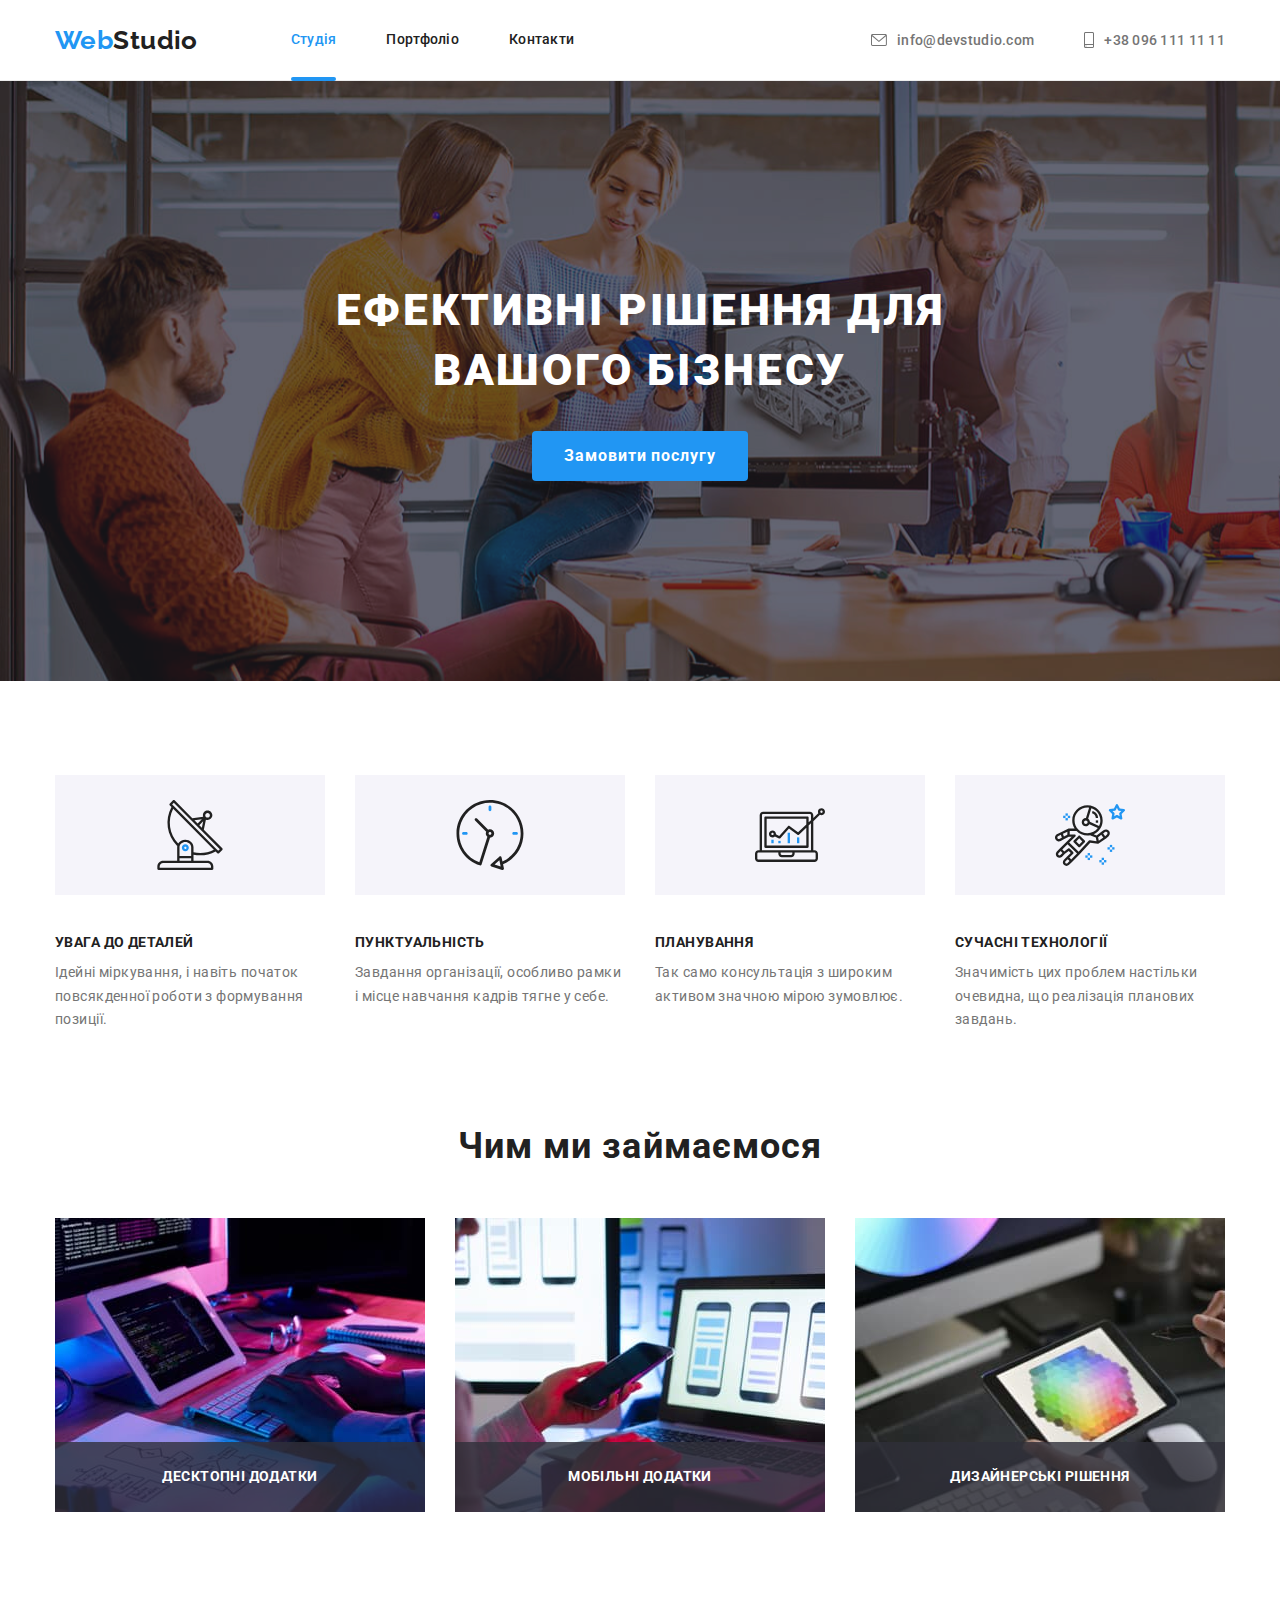
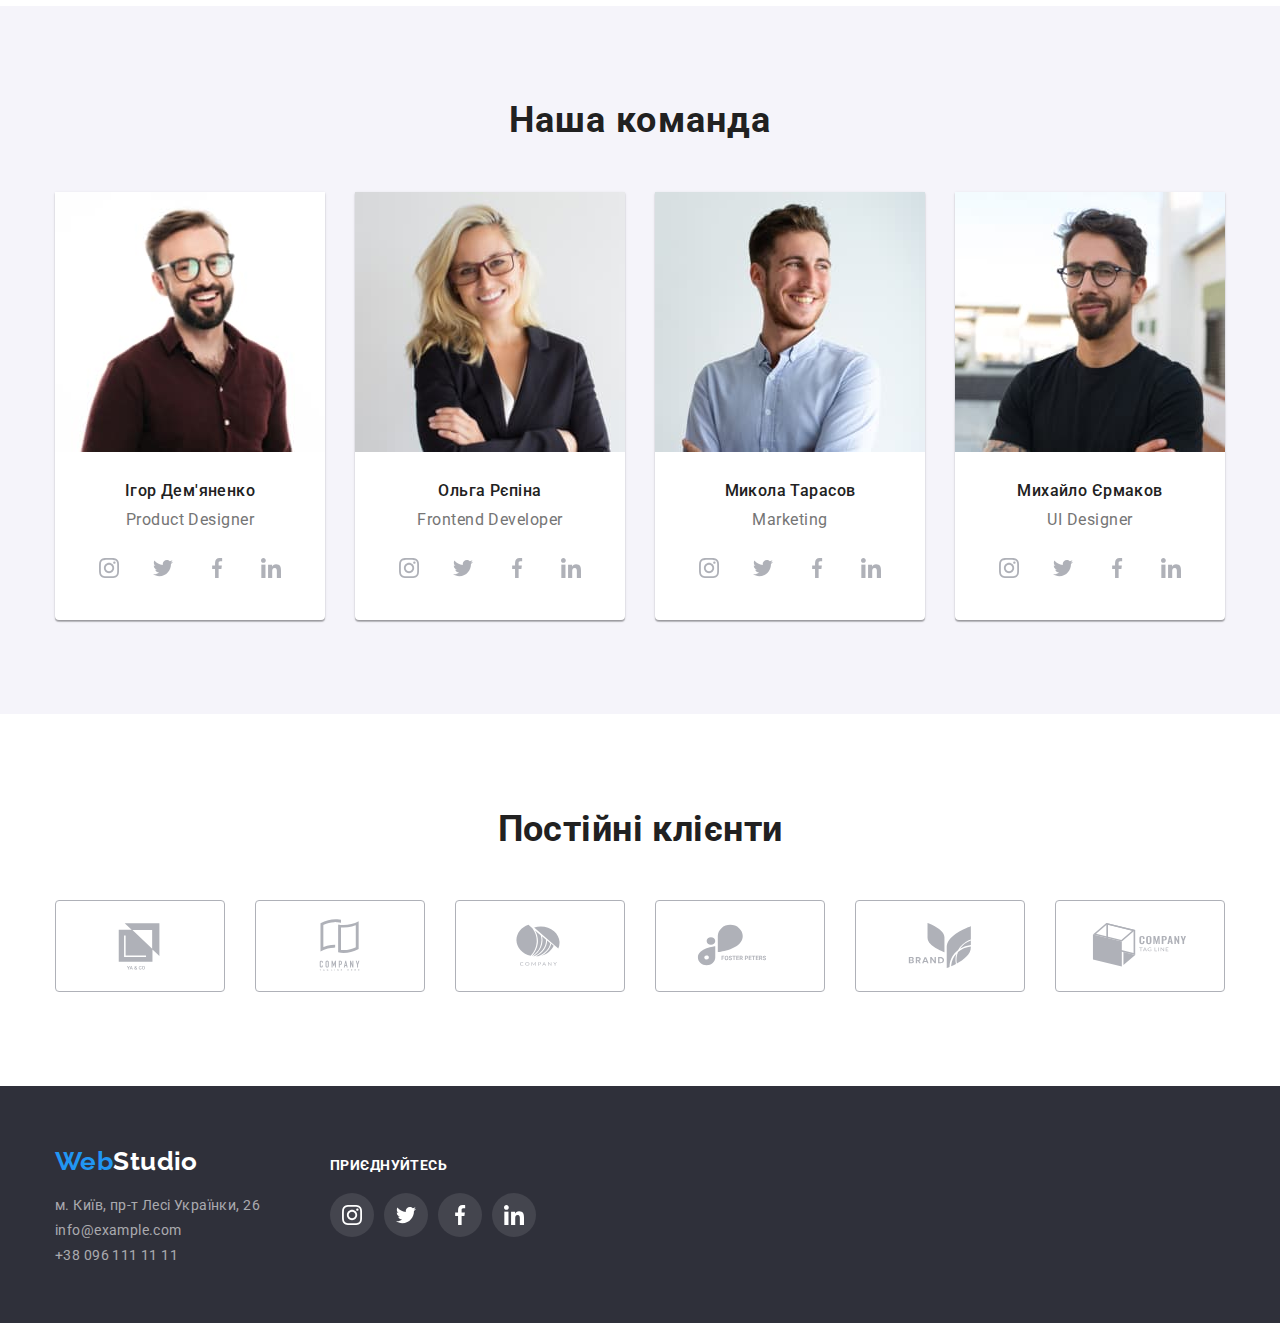
<file: index.html>
<!DOCTYPE html>
<html lang="uk">

<head>
    <meta charset="UTF-8">
    <meta http-equiv="X-UA-Compatible" content="IE=edge">
    <meta name="viewport" content="width=device-width, initial-scale=1.0">
    <link rel="preconnect" href="https://fonts.googleapis.com">
    <link rel="preconnect" href="https://fonts.gstatic.com" crossorigin>
    <link
        href="https://fonts.googleapis.com/css2?family=Raleway:wght@700&family=Roboto:wght@400;500;700;900&display=swap"
        rel="stylesheet">
    <title>Студія</title>
    <link rel="stylesheet"
        href="https://cdnjs.cloudflare.com/ajax/libs/modern-normalize/1.1.0/modern-normalize.min.css">
    <link rel="stylesheet" href="./css/style.css">
</head>

<body>
    <header class="header-fonts">
        <div class="container head">
            <nav class="header-nav">
                <a class="logo-web" href="./index.html">Web<span class="studio">Studio</span></a>
                <ul class="site-info">
                    <li class="header-site-info"><a class="link current" href="./index.html">Студія</a></li>
                    <li class="header-site-info"><a class="link" href="./portfolio.html">Портфоліо</a></li>
                    <li class="header-site-info"><a class="link" href="Контакти">Контакти</a></li>
                </ul>
                <ul class="contacts">
                    <li class="header-site-info">
                        <a class="link" href="mailto:info@devstudio.com">
                            <svg class="contacts-icon" width="16" height="12">
                                <use href="./images/sprite-contacts.svg#icon-envelope"></use>
                            </svg>info@devstudio.com</a>
                    </li>
                    <li class="header-site-info">
                        <a class="link" href="tel:+380961111111">
                            <svg class="contacts-icon" width="10" height="16">
                                <use href="./images/sprite-contacts.svg#icon-phone"></use>
                            </svg>+38 096 111 11 11</a>
                    </li>
                </ul>
            </nav>
        </div>
    </header>
    <main>
        <!--hero section-->
        <section class="hero">
            <div class="container">
                <h1 class="hero-title">Ефективні рішення для вашого бізнесу</h1>
                <button class="btn1" type="button" data-modal-open>Замовити послугу</button>
            </div>
        </section>
        <!--quality section-->
        <section class="section">
            <h2 class="visually-hidden">Якості</h2>
            <div class="container">
                <ul class="list-title">
                    <li class="visual-list antenna">
                        <h3>УВАГА ДО ДЕТАЛЕЙ</h3>
                        <p>Ідейні міркування, і навіть початок повсякденної роботи з формування позиції.</p>
                    </li>
                    <li class="visual-list clock">
                        <h3>ПУНКТУАЛЬНІСТЬ</h3>
                        <p>Завдання організації, особливо рамки і місце навчання кадрів тягне у себе.</p>
                    </li>
                    <li class="visual-list diagram">
                        <h3>ПЛАНУВАННЯ</h3>
                        <p>Так само консультація з широким активом значною мірою зумовлює.</p>
                    </li>
                    <li class="visual-list astronaut">
                        <h3>СУЧАСНІ ТЕХНОЛОГІЇ</h3>
                        <p>Значимість цих проблем настільки очевидна, що реалізація планових завдань.</p>
                    </li>
                </ul>
            </div>
        </section>
        <!-- section service -->
        <section class="section servise">
            <div class="container">
                <h2 class="title">Чим ми займаємося</h2>
                <ul class="work-place-img">
                    <li class="place">
                        <img src="./img/img-1.jpg" alt="Працює програміст" height="294" width="370">
                        <div class="place-work">
                            <p>ДЕСКТОПНІ ДОДАТКИ</p>
                        </div>
                    </li>
                    <li class="place">
                        <img src="./img/img-2.jpg" alt="Розробка дизайну" height="294" width="370">
                        <div class="place-work">
                            <p>МОБІЛЬНІ ДОДАТКИ</p>
                        </div>
                    </li>
                    <li class="place">
                        <img src="./img/img-3.jpg" alt="Оформлення проекту" height="294" width="370">
                        <div class="place-work">
                            <p>ДИЗАЙНЕРСЬКІ РІШЕННЯ</p>
                        </div>
                    </li>
                </ul>
            </div>
        </section>
        <!--section team-->
        <section class="section section-team">
            <div class="container">
                <h2 class="title-img">Наша команда</h2>
                <ul class="list-team">
                    <li class="team">
                        <img src="./img/img-4.jpg" alt="Ігор Дем'яненко" height="260" width="270">
                        <h3>Ігор Дем'яненко</h3>
                        <p>Product Designer</p>
                        <div>
                            <ul class="social">
                                <li class="social-link"><a class="social-icon" href="https://www.instagram.com/">
                                        <svg class="link-icon" height="20" wight="20">
                                            <use href="./images/sprite-social.svg#icon-instagram"></use>
                                        </svg></a></li>
                                <li class="social-link"><a class="social-icon" href="https://twitter.com/">
                                        <svg class="link-icon" height="20" wight="20">
                                            <use href="./images/sprite-social.svg#icon-twitter"></use>
                                        </svg></a></li>
                                <li class="social-link"><a class="social-icon" href="https://m.facebook.com/">
                                        <svg class="link-icon" height="20" wight="20">
                                            <use href="./images/sprite-social.svg#icon-facebook"></use>
                                        </svg></a></li>
                                <li class="social-link"><a class="social-icon" href="https://www.linkedin.com/">
                                        <svg class="link-icon" height="20" wight="20">
                                            <use href="./images/sprite-social.svg#icon-linkedin"></use>
                                        </svg></a></li>
                            </ul>
                        </div>
                    </li>
                    <li class="team">
                        <img src="./img/img-5.jpg" alt="Ольга Рєпіна" height="260" width="270">
                        <h3>Ольга Рєпіна</h3>
                        <p>Frontend Developer</p>
                        <div>
                            <ul class="social">
                                <li class="social-link"><a class="social-icon" href="https://www.instagram.com/">
                                        <svg class="link-icon" height="20" wight="20">
                                            <use href="./images/sprite-social.svg#icon-instagram"></use>
                                        </svg></a></li>
                                <li class="social-link"><a class="social-icon" href="https://twitter.com/">
                                        <svg class="link-icon" height="20" wight="20">
                                            <use href="./images/sprite-social.svg#icon-twitter"></use>
                                        </svg></a></li>
                                <li class="social-link"><a class="social-icon" href="https://m.facebook.com/">
                                        <svg class="link-icon" height="20" wight="20">
                                            <use href="./images/sprite-social.svg#icon-facebook"></use>
                                        </svg></a></li>
                                <li class="social-link"><a class="social-icon" href="https://www.linkedin.com/">
                                        <svg class="link-icon" height="20" wight="20">
                                            <use href="./images/sprite-social.svg#icon-linkedin"></use>
                                        </svg></a></li>
                            </ul>
                        </div>
                    </li>
                    <li class="team">
                        <img src="./img/img-6.jpg" alt="Микола Тарасов" height="260" width="270">
                        <h3>Микола Тарасов</h3>
                        <p>Marketing</p>
                        <div>
                            <ul class="social">
                                <li class="social-link"><a class="social-icon" href="https://www.instagram.com/">
                                        <svg class="link-icon" height="20" wight="20">
                                            <use href="./images/sprite-social.svg#icon-instagram"></use>
                                        </svg></a></li>
                                <li class="social-link"><a class="social-icon" href="https://twitter.com/">
                                        <svg class="link-icon" height="20" wight="20">
                                            <use href="./images/sprite-social.svg#icon-twitter"></use>
                                        </svg></a></li>
                                <li class="social-link"><a class="social-icon" href="https://m.facebook.com/">
                                        <svg class="link-icon" height="20" wight="20">
                                            <use href="./images/sprite-social.svg#icon-facebook"></use>
                                        </svg></a></li>
                                <li class="social-link"><a class="social-icon" href="https://www.linkedin.com/">
                                        <svg class="link-icon" height="20" wight="20">
                                            <use href="./images/sprite-social.svg#icon-linkedin"></use>
                                        </svg></a></li>
                            </ul>
                        </div>
                    </li>
                    <li class="team">
                        <img src="./img/img-7.jpg" alt="Михайло Єрмаков" height="260" width="270">
                        <h3>Михайло Єрмаков</h3>
                        <p>UI Designer</p>
                        <div>
                            <ul class="social">
                                <li class="social-link"><a class="social-icon" href="https://www.instagram.com/">
                                        <svg class="link-icon" height="20" wight="20">
                                            <use href="./images/sprite-social.svg#icon-instagram"></use>
                                        </svg></a></li>
                                <li class="social-link"><a class="social-icon" href="https://twitter.com/">
                                        <svg class="link-icon" height="20" wight="20">
                                            <use href="./images/sprite-social.svg#icon-twitter"></use>
                                        </svg></a></li>
                                <li class="social-link"><a class="social-icon" href="https://m.facebook.com/">
                                        <svg class="link-icon" height="20" wight="20">
                                            <use href="./images/sprite-social.svg#icon-facebook"></use>
                                        </svg></a></li>
                                <li class="social-link"><a class="social-icon" href="https://www.linkedin.com/">
                                        <svg class="link-icon" height="20" wight="20">
                                            <use href="./images/sprite-social.svg#icon-linkedin"></use>
                                        </svg></a></li>
                            </ul>
                        </div>
                    </li>
                </ul>
            </div>
        </section>
        <section class="section regular">
            <div class="container">
                <h2>Постійні клієнти</h2>
                <ul class="regular-link">
                    <li class="box"><a class="box-hover" href="#">
                            <svg class="link-box" height="60" wight="106">
                                <use href="./images/sprite-logo.svg#icon-logo1"></use>
                            </svg></a></li>
                    <li class="box"><a class="box-hover" href="#">
                            <svg class="link-box" height="60" wight="106">
                                <use href="./images/sprite-logo.svg#icon-logo2"></use>
                            </svg></a></li>
                    <li class="box"><a class="box-hover" href="#">
                            <svg class="link-box" height="60" wight="106">
                                <use href="./images/sprite-logo.svg#icon-logo3"></use>
                            </svg></a></li>
                    <li class="box"><a class="box-hover" href="#">
                            <svg class="link-box" height="60" wight="106">
                                <use href="./images/sprite-logo.svg#icon-logo4"></use>
                            </svg></a></li>
                    <li class="box"><a class="box-hover" href="#">
                            <svg class="link-box" height="60" wight="106">
                                <use href="./images/sprite-logo.svg#icon-logo5"></use>
                            </svg></a></li>
                    <li class="box"><a class="box-hover" href="#">
                            <svg class="link-box" height="60" wight="106">
                                <use href="./images/sprite-logo.svg#icon-logo6"></use>
                            </svg></a></li>
                </ul>
            </div>
        </section>
    </main>
    <!--Footer section-->
    <footer class="footer-info">
        <div class="container footer-cont">
            <div>
                <a class="logo-web-footer" href="./index.html">Web<span class="studio2">Studio</span></a>
                <address class="link-footer">
                    <ul class="color-info">
                        <li class="info-visible"><a href="https://goo.gl/maps/TJPPdLGGKsBPAUss6">м. Київ, пр-т Лесі
                                Українки, 26</a></li>
                        <li class="info-visible"><a href="mailto:info@example.com">info@example.com</a></li>
                        <li class="info-visible"><a href="tel:+380961111111">+38 096 111 11 11</a></li>
                    </ul>
                </address>
            </div>
            <div class="footer-link">
                <p>ПРИЄДНУЙТЕСЬ</p>
                <ul class="list-footer">
                    <li class="page-icon">
                        <a class="page-hover" href="https://www.instagram.com/">
                            <svg class="social-icon" height="20" wight="20">
                                <use href="./images/sprite-social.svg#icon-instagram"></use>
                            </svg></a>
                    </li>
                    <li class="page-icon">
                        <a class="page-hover" href="https://twitter.com/">
                            <svg class="social-icon" height="20" wight="20">
                                <use href="./images/sprite-social.svg#icon-twitter"></use>
                            </svg></a>
                    </li>
                    <li class="page-icon">
                        <a class="page-hover" href="https://m.facebook.com/">
                            <svg class="social-icon" height="20" wight="20">
                                <use href="./images/sprite-social.svg#icon-facebook"></use>
                            </svg></a>
                    </li>
                    <li class="page-icon">
                        <a class="page-hover" href="https://www.linkedin.com/">
                            <svg class="social-icon" height="20" wight="20">
                                <use href="./images/sprite-social.svg#icon-linkedin"></use>
                            </svg></a>
                    </li>
                </ul>
            </div>
        </div>
    </footer>
    <div class="backdrop is-hidden" data-modal>
        <div class="modal">
            <button type="button" class="close-button" data-modal-close>
                <svg class="close-icon" height="30" wight="30">
                    <use href="./images/sprite-close.svg#icon-close"></use>
                </svg>
            </button>
        </div>
    </div>
    <script src="./js/modal.js"></script>
</body>

</html>
</file>
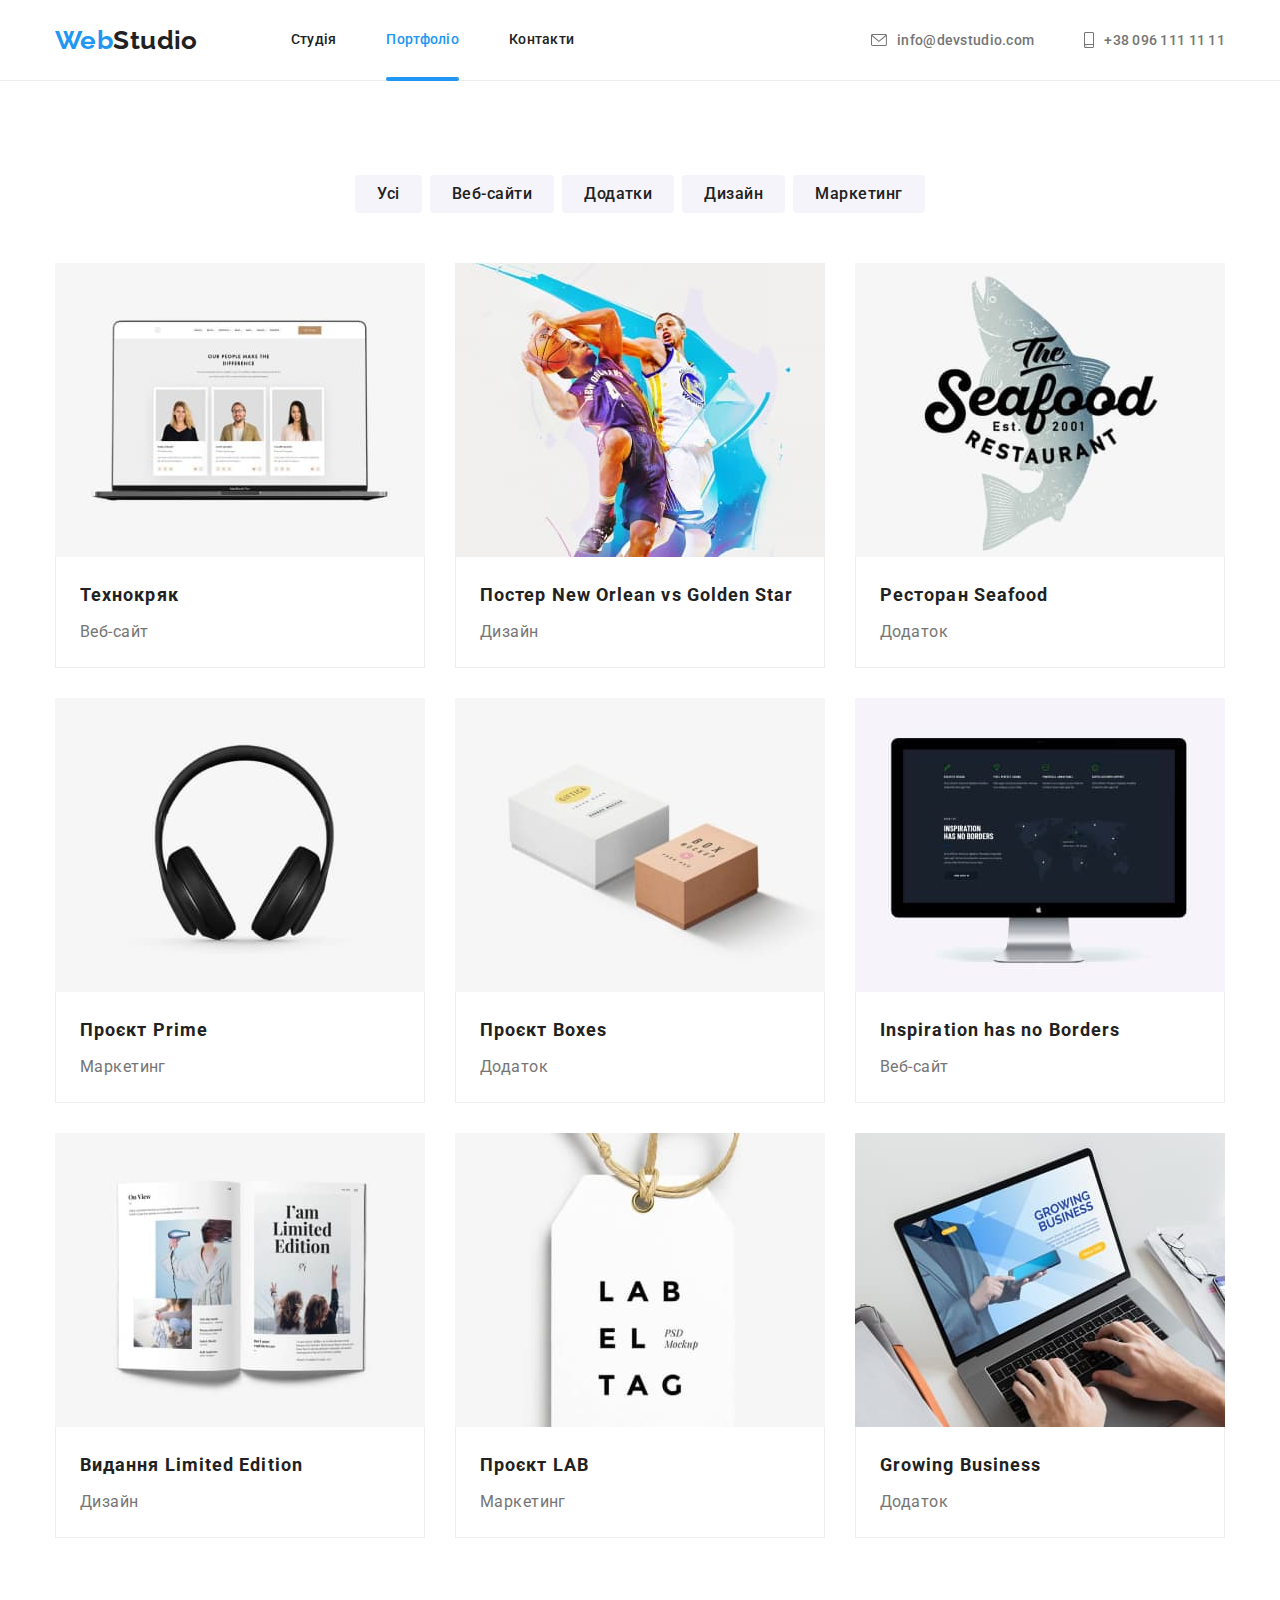
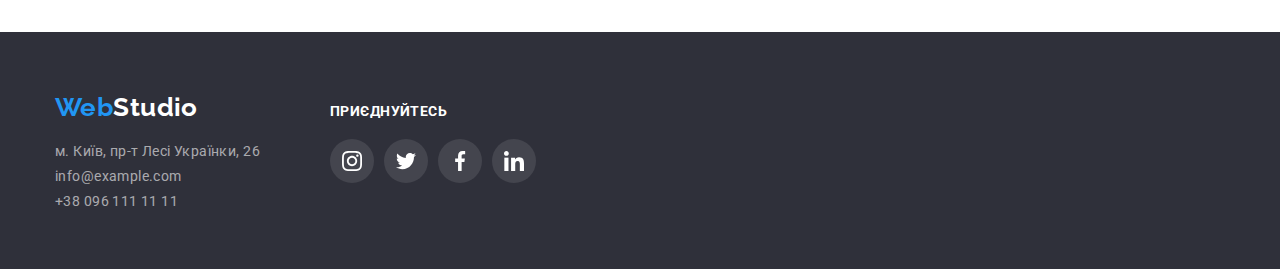
<file: portfolio.html>
<!DOCTYPE html>
<html lang="uk">

<head>
    <meta charset="UTF-8">
    <meta http-equiv="X-UA-Compatible" content="IE=edge">
    <meta name="viewport" content="width=device-width, initial-scale=1.0">
    <link rel="preconnect" href="https://fonts.googleapis.com">
    <link rel="preconnect" href="https://fonts.gstatic.com" crossorigin>
    <link rel="stylesheet"
        href="https://fonts.googleapis.com/css2?family=Raleway:wght@700&family=Roboto:wght@400;500;700;900&display=swap">
    <title>Портфоліо</title>
    <link rel="stylesheet"
        href="https://cdnjs.cloudflare.com/ajax/libs/modern-normalize/1.1.0/modern-normalize.min.css">
    <link rel="stylesheet" href="./css/style.css">
</head>

<body>
    <!-- Header section -->
    <header class="header-fonts">
        <div class="container head">
            <nav class="header-nav">
                <a class="logo-web" href="./index.html">Web<span class="studio">Studio</span></a>
                <ul class="site-info">
                    <li class="header-site-info"><a class="link" href="./index.html">Студія</a></li>
                    <li class="header-site-info"><a class="link current" href="./portfolio.html">Портфоліо</a></li>
                    <li class="header-site-info"><a class="link" href="Контакти">Контакти</a></li>
                </ul>
                <ul class="contacts">
                    <li class="header-site-info">
                        <a class="link" href="mailto:info@devstudio.com">
                            <svg class="contacts-icon" width="16" height="12">
                                <use href="./images/sprite-contacts.svg#icon-envelope"></use>
                            </svg>info@devstudio.com</a>
                    </li>
                    <li class="header-site-info">
                        <a class="link" href="tel:+380961111111">
                            <svg class="contacts-icon" width="10" height="16">
                                <use href="./images/sprite-contacts.svg#icon-phone"></use>
                            </svg>+38 096 111 11 11</a>
                    </li>
                </ul>
            </nav>
        </div>
    </header>
    <!-- Slide section -->
    <main>
        <section class="section">
            <div class="container">
                <h1 class="visually-hidden">Portfolio</h1>
                <ul class="work-place">
                    <li class="place"><button class="btn" type="button">Усі</button></li>
                    <li class="place"><button class="btn" type="button">Веб-сайти</button></li>
                    <li class="place"><button class="btn" type="button">Додатки</button></li>
                    <li class="place"><button class="btn" type="button">Дизайн</button></li>
                    <li class="place"><button class="btn" type="button">Маркетинг</button></li>
                </ul>
                <ul class="list-skill">
                    <li class="skill">
                        <a class="shadow-link" href="#">
                            <div class="thumb-link">
                                <img src="./images/img.jpeg" alt="Команда Вебстудії" width="370" height="294">
                                <p class="shadow">Ресурс пропонує комплексні пропозиції з різним рівнем функціоналу та
                                    сервісів. Все це дозволить відвідувачу отримати вичерпні відомості про компанію чи
                                    приватну особу.</p>
                            </div>
                            <div class="maket">
                                <h2>Технокряк</h2>
                                <p>Веб-сайт</p>
                            </div>
                        </a>
                    </li>
                    <li class="skill">
                        <a class="shadow-link" href="#">
                            <div class="thumb-link">
                                <img src="./images/img-1.jpeg" alt="Грають в баскетбол" width="370" height="294">
                                <p class="shadow">Ресурс пропонує комплексні пропозиції з різним рівнем функціоналу та
                                    сервісів. Все це дозволить відвідувачу отримати вичерпні відомості про компанію чи
                                    приватну особу.</p>
                            </div>
                            <div class="maket">
                                <h2>Постер New Orlean vs Golden Star</h2>
                                <p>Дизайн</p>
                            </div>
                        </a>
                    </li>
                    <li class="skill">
                        <a class="shadow-link" href="#">
                            <div class="thumb-link">
                                <img src="./images/img-2.jpeg" alt="Логотип ресторану" width="370" height="294">
                                <p class="shadow">Ресурс пропонує комплексні пропозиції з різним рівнем функціоналу та
                                    сервісів. Все це дозволить відвідувачу отримати вичерпні відомості про компанію чи
                                    приватну особу.</p>
                            </div>
                            <div class="maket">
                                <h2>Ресторан Seafood</h2>
                                <p>Додаток</p>
                            </div>
                        </a>
                    </li>
                    <li class="skill">
                        <a class="shadow-link" href="#">
                            <div class="thumb-link">
                                <img src="./images/img-3.jpeg" alt="Навушники" width="370" height="294">
                                <p class="shadow">Ресурс пропонує комплексні пропозиції з різним рівнем функціоналу та
                                    сервісів. Все це дозволить відвідувачу отримати вичерпні відомості про компанію чи
                                    приватну особу.</p>
                            </div>
                            <div class="maket">
                                <h2>Проєкт Prime</h2>
                                <p>Маркетинг</p>
                            </div>
                        </a>
                    </li>
                    <li class="skill">
                        <a class="shadow-link" href="#">
                            <div class="thumb-link">
                                <img src="./images/img-4.jpeg" alt="Подарункові бокси" width="370" height="294">
                                <p class="shadow">Ресурс пропонує комплексні пропозиції з різним рівнем функціоналу та
                                    сервісів. Все це дозволить відвідувачу отримати вичерпні відомості про компанію чи
                                    приватну особу.</p>
                            </div>
                            <div class="maket">
                                <h2>Проєкт Boxes</h2>
                                <p>Додаток</p>
                            </div>
                        </a>
                    </li>
                    <li class="skill">
                        <a class="shadow-link" href="#">
                            <div class="thumb-link">
                                <img src="./images/img-5.jpeg" alt="Офіси студії у світі" width="370" height="294">
                                <p class="shadow">Ресурс пропонує комплексні пропозиції з різним рівнем функціоналу та
                                    сервісів. Все це дозволить відвідувачу отримати вичерпні відомості про компанію чи
                                    приватну особу.</p>
                            </div>
                            <div class="maket">
                                <h2>Inspiration has no Borders</h2>
                                <p>Веб-сайт</p>
                            </div>
                        </a>
                    </li>
                    <li class="skill">
                        <a class="shadow-link" href="#">
                            <div class="thumb-link">
                                <img src="./images/img-6.jpeg" alt="Відкритий журнал" width="370" height="294">
                                <p class="shadow">Ресурс пропонує комплексні пропозиції з різним рівнем функціоналу та
                                    сервісів. Все це дозволить відвідувачу отримати вичерпні відомості про компанію чи
                                    приватну особу.</p>
                            </div>
                            <div class="maket">
                                <h2>Видання Limited Edition</h2>
                                <p>Дизайн</p>
                            </div>
                        </a>
                    </li>
                    <li class="skill">
                        <a class="shadow-link" href="#">
                            <div class="thumb-link">
                                <img src="./images/img-7.jpeg" alt="Ярлик" width="370" height="294">
                                <p class="shadow">Ресурс пропонує комплексні пропозиції з різним рівнем функціоналу та
                                    сервісів. Все це дозволить відвідувачу отримати вичерпні відомості про компанію чи
                                    приватну особу.</p>
                            </div>
                            <div class="maket">
                                <h2>Проєкт LAB</h2>
                                <p>Маркетинг</p>
                            </div>
                        </a>
                    </li>
                    <li class="skill">
                        <a class="shadow-link" href="#">
                            <div class="thumb-link">
                                <img src="./images/img-8.jpeg" alt="Працює в додатку" width="370" height="294">
                                <p class="shadow">Ресурс пропонує комплексні пропозиції з різним рівнем функціоналу та
                                    сервісів. Все це дозволить відвідувачу отримати вичерпні відомості про компанію чи
                                    приватну особу.</p>
                            </div>
                            <div class="maket">
                                <h2>Growing Business</h2>
                                <p>Додаток</p>
                            </div>
                        </a>
                    </li>
                </ul>
            </div>
        </section>
    </main>
    <!-- Footer section -->
    <footer class="footer-info">
        <div class="container footer-cont">
            <div>
                <a class="logo-web-footer" href="./index.html">Web<span class="studio2">Studio</span></a>
                <address class="link-footer">
                    <ul class="color-info">
                        <li class="info-visible"><a href="https://goo.gl/maps/TJPPdLGGKsBPAUss6">м. Київ, пр-т Лесі
                                Українки, 26</a></li>
                        <li class="info-visible"><a href="mailto:info@example.com">info@example.com</a></li>
                        <li class="info-visible"><a href="tel:+380961111111">+38 096 111 11 11</a></li>
                    </ul>
                </address>
            </div>
            <div class="footer-link">
                <p>ПРИЄДНУЙТЕСЬ</p>
                <ul class="list-footer">
                    <li class="page-icon">
                        <a class="page-hover" href="https://www.instagram.com/">
                            <svg class="social-icon" height="20" weight="20">
                                <use href="./images/sprite-social.svg#icon-instagram"></use>
                            </svg></a>
                    </li>
                    <li class="page-icon">
                        <a class="page-hover" href="https://twitter.com/">
                            <svg class="social-icon" height="20" weight="20">
                                <use href="./images/sprite-social.svg#icon-twitter"></use>
                            </svg></a>
                    </li>
                    <li class="page-icon">
                        <a class="page-hover" href="https://m.facebook.com/">
                            <svg class="social-icon" height="20" weight="20">
                                <use href="./images/sprite-social.svg#icon-facebook"></use>
                            </svg></a>
                    </li>
                    <li class="page-icon">
                        <a class="page-hover" href="https://www.linkedin.com/">
                            <svg class="social-icon" height="20" weight="20">
                                <use href="./images/sprite-social.svg#icon-linkedin"></use>
                            </svg></a>
                    </li>
                </ul>
            </div>
        </div>
    </footer>
</body>

</html>
</file>
<file: css/style.css>
:root {
    --main-color: #f5f5f5;
    --secondary-color: #212121;
    --btn-color: #2196f3;
    --btn-background: #F5F4FA;
    --btn-active-color: #ffffff;
    --header-color: #FFFFFF;
    --paragraph-color: #757575;
    --footer-color: #2F303A;
    --adress-color: rgba(255, 255, 255, 0.6);
    --border-color: #ECECEC;
    --border-skill: #EEEEEE;
    --icon-color: #AFB1B8;
    --timing-function: cubic-bezier(0.4, 0, 0.2, 1);
}

/* ^color^ */

ul {
    list-style: none;
    padding: 0;
    margin: 0;
}

.visually-hidden {
    position: absolute;
    white-space: nowrap;
    width: 1px;
    height: 1px;
    overflow: hidden;
    border: 0;
    padding: 0;
    clip: rect(0 0 0 0);
    clip-path: inset(50%);
    margin: -1px;
}

body {
    text-decoration: none;
    font-family: "Roboto", sans-serif;
    background-color: var(--header-color);
    color: var(--secondary-color);
    font-style: normal;
    letter-spacing: 0.03em;
    font-size: 14px;
}

.container {
    width: 1200px;
    padding-left: 15px;
    padding-right: 15px;
    margin: 0 auto;
}

/* Section header 1-2 pages*/

header {
    padding-left: 15px;
    padding-right: 15px;
    background-color: var(--header-color);
    color: var(--secondary-color);
    text-decoration: none;
}

.header-fonts {
    margin: auto;
    border-bottom: 1px solid var(--border-color);
}

.head {
    height: 80px;
}

.header-nav {
    display: flex;
    align-items: center;
    height: 80px;
}

/* Section navigation 1-2 pages */

.logo-web {
    margin-right: 93px;
    padding-top: 25px;
    padding-bottom: 25px;

    color: var(--btn-color);
    font-family: 'Raleway';
    font-weight: 700;
    font-size: 26px;
    line-height: 1.19;
    text-decoration: none;

    transform: rotate(0);
    transition: transform 250ms var(--timing-function);
}

.logo-web:hover,
.logo-web:focus {
    transform: rotate(-15deg);
}

.studio {
    color: var(--secondary-color);
}

.studio2 {
    color: var(--btn-active-color);
}

.site-info a {
    color: var(--secondary-color);
    text-decoration: none;
    font-weight: 500;
    line-height: 1.14;
    letter-spacing: 0.02em;
}

.site-info {
    display: flex;
    margin: 32px 0;
}

.header-site-info:not(:first-child) {
    margin-left: 50px;
}

.header-site-info .link {
    padding: 32px 0;
}

.header-site-info a {
    display: flex;
    align-items: center;
}

.site-info .link:hover,
.site-info .link:focus {
    color: var(--btn-color);
}

.link.current {
    color: var(--btn-color);
    position: relative;
}

.link.current::after {
    position: absolute;
    left: 0;
    bottom: -1px;
    content: "";
    width: 100%;
    height: 4px;
    border-radius: 2px;
    background-color: var(--btn-color);
}

.link {
    color: var(--btn-color);
    position: relative;

}

.link::before {
    position: absolute;
    left: 0;
    bottom: -1px;
    content: "";
    width: 100%;
    height: 4px;
    border-radius: 2px;
    background-color: var(--btn-color);
    transform: scaleX(0);
    transition: transform 250ms var(--timing-function);
}

.link:hover::before,
.link:focus::before {
    position: absolute;
    left: 0;
    bottom: -1px;
    content: "";
    width: 100%;
    height: 4px;
    border-radius: 2px;
    background-color: var(--btn-color);
    transform: scaleX(1);
}

.contacts a {
    color: var(--paragraph-color);
    text-decoration: none;
    font-weight: 500;
    letter-spacing: 0.02em;
}

.contacts {
    display: flex;
    margin: 30px 0;
    margin-left: auto;
    padding-left: 0;
}

.contacts a:hover,
.contacts a:focus {
    color: var(--btn-color);
}

.header-site-info .contacts-icon {
    margin-right: 10px;
    align-items: center;
    fill: var(--paragraph-color);

}

.header-site-info:hover svg,
.contacts-icon:focus {
    fill: var(--btn-color);
    cursor: pointer;
}

/* Section btn 1-2 pages */

.btn:hover,
.btn:focus {
    background-color: var(--btn-color);
    color: var(--btn-active-color);
    cursor: pointer;
    box-shadow: 0px 3px 1px rgba(0, 0, 0, 0.1), 0px 1px 2px rgba(0, 0, 0, 0.08), 0px 2px 2px rgba(0, 0, 0, 0.12);
    border-radius: 4px;
}

.btn {
    background-color: var(--btn-background);
    color: var(--secondary-color);
    font-family: "Roboto", sans-serif;
    letter-spacing: 0.03em;
    font-weight: 500;
    font-size: 16px;
    line-height: 1.62;

    border-radius: 4px;
    border: none;
    height: 38px;
    padding: 6px 22px;
}

.btn1:hover,
.btn1:focus {
    cursor: pointer;
}

.btn1 {
    background-color: var(--btn-color);
    color: var(--btn-active-color);
    font-family: "Roboto", sans-serif;
    font-weight: 700;
    font-size: 16px;
    line-height: 1.88;
    letter-spacing: 0.06em;
    border-radius: 4px;
    width: 216px;
    height: 50px;
    border: none;
}

/* Pages Studio */
/* Hero */

.hero {
    max-width: 1600px;
    margin-left: auto;
    margin-right: auto;
    background: var(--footer-color);
    padding: 200px 0;
    text-align: center;
    background-image: url(../images/Img\ Overlay.svg), url(../images/Img-hero.svg);
    background-repeat: no-repeat;
    background-size: cover;
}

.hero-title {
    width: 696px;
    margin-bottom: 30px;
    margin-left: auto;
    margin-right: auto;
    color: var(--btn-active-color);
    font-weight: 900;
    font-size: 44px;
    line-height: 1.36;
    text-align: center;
    letter-spacing: 0.06em;
    text-transform: uppercase;
}

.title {
    margin-bottom: 50px;
    font-family: "Roboto", sans-serif;
    font-weight: 700;
    font-size: 36px;
    line-height: 1.16;
    text-align: center;
    letter-spacing: 0.03em;
}

.work-place-img {
    display: flex;
}

/* Section quality */

h1,
h2,
h3,
h4,
p {
    margin: 0;
}

.section {
    display: flex;
    padding-bottom: 94px;
    padding-top: 94px;
    margin: 0 auto;
}

img {
    display: block;
    max-width: 100%;
    height: auto;
}

.servise {
    padding-top: 0;
}

.list-title h3 {
    font-weight: 700;
    font-size: 14px;
    line-height: 1.14;
}

.list-title p {
    color: var(--paragraph-color);
    font-size: 14px;
    line-height: 1.71;
}

.list-title {
    display: flex;
}

.antenna::before {
    display: block;
    content: "";
    height: 120px;
    margin-bottom: 30px;
    background-color: var(--btn-background);
    background-image: url(../images/antenna\ 1.svg);
    background-repeat: no-repeat;
    background-position: center;
}

.clock::before {
    display: block;
    content: "";
    height: 120px;
    margin-bottom: 30px;
    background-color: var(--btn-background);
    background-image: url(../images/clock\ 1.svg);
    background-repeat: no-repeat;
    background-position: center;
}

.diagram::before {
    display: block;
    content: "";
    height: 120px;
    margin-bottom: 30px;
    background-color: var(--btn-background);
    background-image: url(../images/diagram\ 1.svg);
    background-repeat: no-repeat;
    background-position: center;
}

.astronaut::before {
    display: block;
    content: "";
    height: 120px;
    margin-bottom: 30px;
    background-color: var(--btn-background);
    background-image: url(../images/astronaut\ 1.svg);
    background-repeat: no-repeat;
    background-position: center;
}

.visual-list {
    display: flex;
    flex-direction: column;
    width: 270px;
    gap: 10px;
}

.visual-list:not(:first-child) {
    margin-left: 30px;
}

.work-place-img li:not(:first-child) {
    margin-left: 30px;
}

/* Section team */

.list-team h3 {
    margin-top: 30px;
    font-weight: 500;
    font-size: 16px;
    line-height: 1.18;
}

.list-team p {
    margin-top: 10px;
    margin-bottom: 16px;
    color: var(--paragraph-color);
    font-size: 16px;
    line-height: 1.18;
    letter-spacing: 0.03em;
}

.list-team {
    display: flex;
}

.team:not(:first-child) {
    margin-left: 30px;
}

.section-team {
    margin: auto;
    background-color: var(--btn-background);
}

.title-img {
    margin-bottom: 50px;

    font-family: "Roboto", sans-serif;
    font-weight: 700;
    font-size: 36px;
    line-height: 1.16;
    text-align: center;
    letter-spacing: 0.03em
}

.team {
    text-align: center;
    background: var(--btn-active-color);
    box-shadow: 0px 1px 3px rgba(0, 0, 0, 0.12),
        0px 1px 1px rgba(0, 0, 0, 0.14),
        0px 2px 1px rgba(0, 0, 0, 0.2);
    border-radius: 0 0 4px 4px;
}

.social {
    display: flex;
    margin-bottom: 30px;
    justify-content: center;
    align-items: center;
}

.social-link {
    height: 44px;
    width: 44px;
    border-radius: 50%;
    transform: rotate(0);
    transition: transform 500ms var(--timing-function);
}

.social-link a {
    width: 100%;
    height: 100%;
    display: flex;
    align-items: center;
    justify-content: center;

}

.social-link:not(:first-child) {
    margin-left: 10px;
}

.link-icon {
    width: 20px;
    fill: var(--icon-color);
}

.social-icon:hover svg,
.social-link:focus {
    background-color: var(--btn-color);
    fill: var(--btn-active-color);
    cursor: pointer;
}

.social-link:hover,
.social-icon:focus {
    background-color: var(--btn-color);
    fill: var(--btn-active-color);
    cursor: pointer;
    border-radius: 50%;
    transform: rotate(360deg);
}

/* Section Regular */

.regular h2 {
    padding-bottom: 50px;

    font-weight: 700;
    font-size: 36px;
    line-height: 1.17;
    text-align: center;
}

.regular-link {
    display: flex;
    flex-direction: row;
    align-items: center;
}

.box {
    width: 170px;
    height: 92px;
    transform: scale(1);
    transition: transform 500ms var(--timing-function);
}

.box a {
    width: 100%;
    height: 100%;
    display: flex;
    justify-content: center;
    align-items: center;
    border: 1px solid #AFB1B8;
    border-radius: 4px;
}

.box:not(:first-child) {
    margin-left: 30px;
}

.link-box {
    height: 60px;
    width: 106px;
    fill: currentColor;
    fill: var(--icon-color);
}

.box-hover:hover svg,
.box-hover:focus {
    cursor: pointer;
    border-color: var(--btn-color);
    fill: var(--btn-color);
    transform: scale(1.5);
}

.box-hover:hover,
.box-hover:focus {
    cursor: pointer;
    border-color: var(--btn-color);
    fill: var(--btn-color);
    transform: scale(1.25);
}

/* Pages Portfolio - Section main*/

.shadow {
    font-weight: 400;
    font-size: 18px;
    line-height: 1.6;
    color: var(--btn-active-color);
}

.list-skill h2 {
    font-weight: 700;
    font-size: 18px;
    line-height: 2;
    letter-spacing: 0.06em;
}

.maket p {
    color: var(--paragraph-color);
    font-weight: 400;
    font-size: 16px;
    line-height: 1.88;
    margin-bottom: 0px;
}

.thumb-link {
    position: relative;
    overflow: hidden;
}

.shadow {
    display: flex;
    align-items: center;
    padding: 63px 24px;

    width: 100%;
    height: 100%;
    background-color: rgba(33, 150, 243, 0.9);
    position: absolute;
    top: 0;
    left: 0;
    transform: translatey(100%);
    transition: transform 250ms var(--timing-function);
}

.shadow-link:hover .shadow,
.shadow-link:focus .shadow {
    transform: translatey(0%);
    transition: transform 250ms var(--timing-function);
    opacity: 0.9;
}

.maket {
    padding: 20px 24px;
    border-right: 1px solid var(--border-skill);
    border-left: 1px solid var(--border-skill);
    border-bottom: 1px solid var(--border-skill);
}

.maket h2 {
    margin-bottom: 4px;
}

.portfolio {
    width: 1200px;
    margin: 94px auto;
}

.work-place {
    display: flex;
    justify-content: center;
    margin-bottom: 50px;
}

.place:not(:first-child) {
    margin-left: 8px;
}

.place {
    position: relative;
}

.place-work {
    display: flex;
    justify-content: center;
    align-items: center;
    background-color: rgba(47, 48, 58, 0.8);

    height: 70px;
    width: 370px;
    position: absolute;
    bottom: 0;
    left: 0;
}

.place-work p {
    font-weight: 700;
    font-size: 14px;
    line-height: 1.14;
    text-align: center;
    color: var(--btn-active-color);
}

.skill:nth-child(3n + 2) {
    margin-left: 30px;
    margin-right: 30px;
}

.skill:not(:nth-child(n + 7)) {
    margin-bottom: 30px;
}

.list-skill {
    display: flex;
    flex-wrap: wrap;
}

.shadow-link {
    display: block;
    color: currentColor;
}

a {
    text-decoration: none;
}

.shadow-link:hover,
.shadow-link:focus {
    cursor: pointer;
    box-shadow: 0px 1px 1px rgba(0, 0, 0, 0.12),
        0px 4px 4px rgba(0, 0, 0, 0.06),
        1px 4px 6px rgba(0, 0, 0, 0.16);
}

/* Section footer 1-2 pages*/

.footer-info {
    padding-top: 60px;
    padding-bottom: 60px;
    background-color: var(--footer-color);
}

.logo-web-footer {
    color: var(--btn-color);
    font-family: 'Raleway';
    font-weight: 700;
    font-size: 26px;
    line-height: 1.19;
    text-decoration: none;
    display: flex;
    margin-bottom: 20px;
}

.color-info {
    font-weight: 400px;

}

.color-info a {
    color: var(--btn-active-color);
    font-style: normal;
    text-decoration: none;
}

.color-info a:hover,
.color-info a:focus {
    color: var(--btn-active-color);
}

.color-info a:active {
    color: var(--btn-color);
}

.info-visible a {
    color: var(--adress-color);
}

.info-visible:not(:last-child) {
    margin-bottom: 9px;
}

.footer-link {
    display: flex;
    flex-direction: column;
    height: 80px;
    width: 206px;
    margin-left: 70px;
}

.footer-cont {
    display: flex;
    align-items: baseline;
}

.footer-link p {
    font-weight: 700;
    font-size: 14px;
    line-height: 1, 14;
    letter-spacing: 0.03em;
    color: var(--btn-active-color);
    margin-bottom: 20px;
}

.list-footer {
    display: flex;
    gap: 10px;
}

.page-icon {
    align-items: center;
    width: 44px;
    height: 44px;
    border-radius: 50%;
    background-color: rgba(255, 255, 255, 0.1);
}

.social-icon {
    fill: var(--btn-active-color);
    width: 20px;
    height: 20px;
}

.list-footer a {
    width: 100%;
    height: 100%;
    display: flex;
    align-items: center;
    justify-content: center;
}

.page-hover {
    transform: rotate(0);
    transition: transform 500ms var(--timing-function);
}

.page-hover:hover,
.page-hover:focus {
    background-color: var(--btn-color);
    border-radius: 50%;
    transform: rotate(360deg);
}

.backdrop {
    width: 100%;
    height: 100%;
    background: rgba(0, 0, 0, 0.2);
    position: fixed;
    top: 0;
    left: 0;
    opacity: 1;
    transition: opacity 250ms var(--timing-function),
        visibility 250ms var(--timing-function);
}

.modal {
    width: 528px;
    height: 581px;
    position: absolute;
    top: 50%;
    left: 50%;
    transform: translate(-50%, -50%);
    background-color: var(--btn-active-color);
}

.is-hidden .modal {
    transform: translate(-50%, -50%) scale(1);
    opacity: 0;
}

.is-hidden {
    opacity: 0;
    visibility: hidden;
    pointer-events: none;
}

.close-button {
    display: flex;
    position: absolute;
    top: 8px;
    right: 8px;
    border: none;
    margin: 0;
    padding: 0;
    background: var(--btn-active-color);
}

.close-icon {
    height: 30px;
    width: 30px;
    margin: 0;
    padding: 0;
    background: var(--btn-active-color);
    border: 1px solid rgba(0, 0, 0, 0.1);
    border-radius: 50%;
}

.close-button:hover,
.close-button:focus {
    cursor: pointer;
}
</file>
